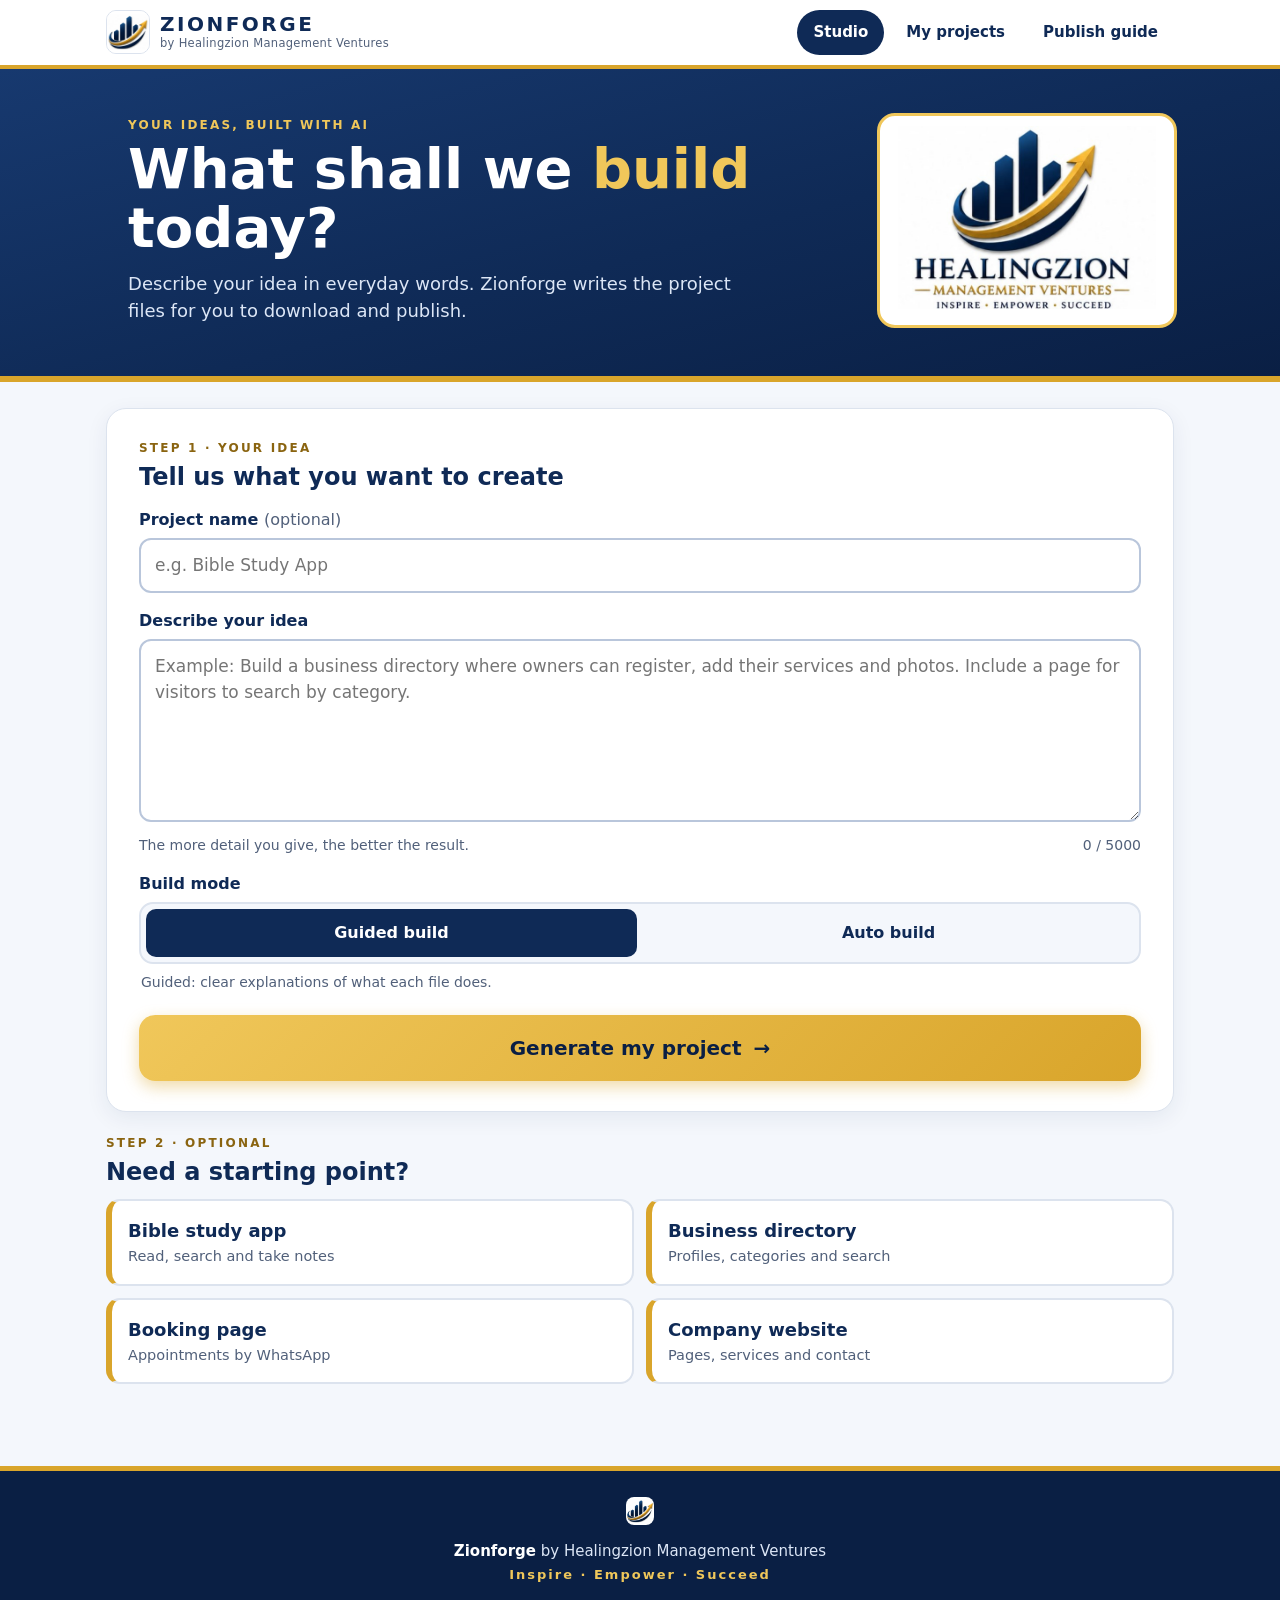
<file: index.html>
<!doctype html>
<html lang="en">
<head>
  <meta charset="UTF-8" />
  <meta name="viewport" content="width=device-width, initial-scale=1.0" />
  <meta name="theme-color" content="#0F2A56" />
  <meta name="robots" content="noindex, nofollow" />
  <meta name="description" content="Zionforge by Healingzion Management Ventures: describe an idea and get a complete, ready-to-publish web project." />
  <title>Zionforge | Healingzion Management Ventures</title>
  <link rel="icon" href="favicon.png" type="image/png" />
  <link rel="stylesheet" href="styles.css" />
</head>
<body>
  <header class="top">
    <div class="top-inner">
      <a class="brand" href="#studio" data-view="studio" aria-label="Zionforge home">
        <img src="hmv-mark.png" alt="" width="44" height="44" />
        <span class="brand-text"><strong>ZIONFORGE</strong><small>by Healingzion Management Ventures</small></span>
      </a>
      <nav class="tabs" aria-label="Main">
        <button class="tab active" data-view="studio">Studio</button>
        <button class="tab" data-view="projects">My projects</button>
        <button class="tab" data-view="guides">Publish guide</button>
      </nav>
    </div>
  </header>

  <main>
    <!-- STUDIO -->
    <section class="view active" id="view-studio">
      <div class="hero">
        <div class="hero-text">
          <p class="eyebrow">YOUR IDEAS, BUILT WITH AI</p>
          <h1>What shall we <span>build</span> today?</h1>
          <p class="lead">Describe your idea in everyday words. Zionforge writes the project files for you to download and publish.</p>
        </div>
        <div class="hero-logo"><img src="hmv-logo.jpg" alt="Healingzion Management Ventures. Inspire, Empower, Succeed." width="586" height="426" /></div>
      </div>

      <div class="wrap">
        <div class="card builder">
          <p class="step">STEP 1 · YOUR IDEA</p>
          <h2>Tell us what you want to create</h2>

          <label for="projectName">Project name <em>(optional)</em></label>
          <input id="projectName" type="text" maxlength="70" placeholder="e.g. Bible Study App" autocomplete="off" />

          <label for="prompt">Describe your idea</label>
          <textarea id="prompt" rows="6" maxlength="5000" placeholder="Example: Build a business directory where owners can register, add their services and photos. Include a page for visitors to search by category."></textarea>
          <div class="count-row"><span>The more detail you give, the better the result.</span><span id="charCount">0 / 5000</span></div>

          <p class="label-like">Build mode</p>
          <div class="seg" role="group" aria-label="Build mode">
            <button class="mode active" data-mode="guided" aria-pressed="true">Guided build</button>
            <button class="mode" data-mode="auto" aria-pressed="false">Auto build</button>
          </div>
          <p class="mode-help" id="modeHelp">Guided: clear explanations of what each file does.</p>

          <button class="go" id="generateBtn" type="button"><span class="go-label">Generate my project</span><span class="go-arrow" aria-hidden="true">→</span></button>
          <div class="notice hidden" id="notice" role="status" aria-live="polite"></div>
        </div>

        <div class="head-row"><div><p class="step">STEP 2 · OPTIONAL</p><h2>Need a starting point?</h2></div></div>
        <div class="ideas">
          <button class="idea" data-name="Bible Study App" data-idea="Build a Bible study app where I can read a chapter, switch between a few translations that are free to use (such as KJV and WEB), search for any word in the Bible, bookmark verses and write personal notes. Make it fast and easy to use on a phone.">
            <b>Bible study app</b><small>Read, search and take notes</small>
          </button>
          <button class="idea" data-name="Business Directory" data-idea="Create a business directory website with business profiles, categories, search, contact buttons for phone and WhatsApp, and a simple page for owners to request a listing.">
            <b>Business directory</b><small>Profiles, categories and search</small>
          </button>
          <button class="idea" data-name="Booking Page" data-idea="Create a booking page for a spa. Customers see treatments and prices, choose a date and time, and send their details to the owner on WhatsApp. Make it mobile friendly.">
            <b>Booking page</b><small>Appointments by WhatsApp</small>
          </button>
          <button class="idea" data-name="Company Website" data-idea="Create a professional company website with a home page, about, services, testimonials and a contact section. Mobile friendly, fast, and easy to edit.">
            <b>Company website</b><small>Pages, services and contact</small>
          </button>
        </div>

        <div class="card result hidden" id="result" aria-live="polite">
          <div class="result-head">
            <div><p class="step" id="resultTag">YOUR PROJECT</p><h2 id="resultName">Project</h2></div>
            <span class="pill" id="resultPill">Ready</span>
          </div>
          <div id="resultBody"></div>
        </div>
      </div>
    </section>

    <!-- PROJECTS -->
    <section class="view" id="view-projects">
      <div class="page-head"><p class="eyebrow">YOUR WORK</p><h1>My projects</h1><p class="lead">Saved in this browser only. Download the zip to keep a permanent copy.</p></div>
      <div class="wrap"><div id="projectList"></div></div>
    </section>

    <!-- GUIDES -->
    <section class="view" id="view-guides">
      <div class="page-head"><p class="eyebrow">GO LIVE</p><h1>Publish your project</h1><p class="lead">From the downloaded zip to a live website, in three steps.</p></div>
      <div class="wrap">
        <div class="card guide">
          <h2>1. Put the files on GitHub</h2>
          <ol>
            <li>Unzip the download on your phone or computer.</li>
            <li>In GitHub, tap <b>New repository</b>. Give it a clear name and choose <b>Private</b> if you prefer.</li>
            <li>Tap <b>Add file</b>, then <b>Upload files</b>, choose the project files and tap <b>Commit changes</b>.</li>
          </ol>
          <p class="tip">Never upload passwords or API keys to GitHub.</p>
        </div>
        <div class="card guide">
          <h2>2. Publish with Cloudflare Pages</h2>
          <ol>
            <li>Cloudflare: <b>Workers &amp; Pages</b>, then <b>Create application</b>.</li>
            <li>Choose the <b>Pages</b> option (the small link at the bottom), then <b>Import an existing Git repository</b>.</li>
            <li>Select your repository and branch <b>main</b>.</li>
            <li>Framework preset: <b>None</b>. Build command: <b>empty</b>. Output directory: <b>/</b>. Tap <b>Save and Deploy</b>.</li>
          </ol>
          <p class="tip">Choose Pages, not Workers. A project with a <code>functions</code> folder will fail as a Worker.</p>
        </div>
        <div class="card guide">
          <h2>3. Check it on your phone</h2>
          <ol>
            <li>Open the new <b>.pages.dev</b> address.</li>
            <li>Test every button, form and page.</li>
            <li>To use your own address, open the project, tap <b>Custom domains</b> and add it.</li>
          </ol>
        </div>
      </div>
    </section>
  </main>

  <footer class="foot">
    <img src="hmv-mark.png" alt="" width="28" height="28" />
    <p><b>Zionforge</b> by Healingzion Management Ventures</p>
    <p class="tagline">Inspire · Empower · Succeed</p>
  </footer>

  <div class="toast" id="toast" role="status" aria-live="polite"></div>
  <script src="app.js"></script>
</body>
</html>
</file>
<file: styles.css>
:root{
  --navy:#0F2A56; --navy-deep:#0A1F44; --navy-soft:#17396F;
  --gold:#D9A52B; --gold-light:#F0C75A; --gold-ink:#8A6410;
  --ink:#10213F; --muted:#51607A; --line:#DCE3EE; --paper:#F4F7FC; --white:#fff;
  --ok:#1C7A4D; --bad:#B3261E;
}
*{box-sizing:border-box}
html{-webkit-text-size-adjust:100%}
body{margin:0;background:var(--paper);color:var(--ink);font-family:Inter,system-ui,-apple-system,"Segoe UI",Roboto,Arial,sans-serif;font-size:17px;line-height:1.5}
img{max-width:100%;height:auto}
.hidden{display:none!important}
button{font:inherit;cursor:pointer}
:focus-visible{outline:3px solid var(--gold);outline-offset:2px}

/* header */
.top{background:#fff;border-bottom:4px solid var(--gold);position:sticky;top:0;z-index:20}
.top-inner{max-width:1100px;margin:0 auto;padding:10px 16px;display:flex;align-items:center;justify-content:space-between;gap:12px;flex-wrap:wrap}
.brand{display:flex;align-items:center;gap:10px;text-decoration:none;color:var(--navy)}
.brand img{border-radius:10px;border:1px solid var(--line);background:#fff}
.brand-text strong{display:block;font-size:20px;letter-spacing:2.5px;line-height:1.1;color:var(--navy)}
.brand-text small{display:block;font-size:11.5px;color:var(--muted);letter-spacing:.3px}
.tabs{display:flex;gap:6px;overflow-x:auto;max-width:100%}
.tab{border:2px solid transparent;background:transparent;color:var(--navy);font-weight:700;font-size:15px;padding:9px 14px;border-radius:999px;white-space:nowrap}
.tab:hover{background:var(--paper)}
.tab.active{background:var(--navy);color:#fff}

/* views */
.view{display:none}
.view.active{display:block}
.wrap{max-width:1100px;margin:0 auto;padding:0 16px 56px}
.eyebrow,.step{margin:0 0 6px;font-size:12px;font-weight:800;letter-spacing:2.2px;color:var(--gold-ink)}

/* hero */
.hero{background:linear-gradient(165deg,var(--navy-soft) 0%,var(--navy) 55%,var(--navy-deep) 100%);color:#fff;border-bottom:6px solid var(--gold)}
.hero{display:grid;grid-template-columns:1fr;gap:20px;padding:30px 16px 34px;margin-bottom:26px}
.hero-text,.hero-logo{max-width:1100px;width:100%;margin:0 auto}
.hero .eyebrow{color:var(--gold-light)}
.hero h1{margin:0 0 12px;font-size:clamp(34px,8.5vw,56px);line-height:1.05;font-weight:800}
.hero h1 span{color:var(--gold-light)}
.lead{margin:0;font-size:18px;color:#DCE6F6;max-width:620px}
.page-head .lead{color:var(--muted)}
.hero-logo{display:flex;justify-content:flex-start}
.hero-logo img{background:#fff;border-radius:18px;padding:10px 18px;width:min(300px,78%);mix-blend-mode:normal;border:3px solid var(--gold-light)}
.page-head{max-width:1100px;margin:0 auto;padding:30px 16px 18px}
.page-head h1{margin:0 0 8px;font-size:clamp(30px,7vw,44px);color:var(--navy);line-height:1.1}

/* cards */
.card{background:#fff;border:1px solid var(--line);border-radius:20px;padding:22px 18px;margin-bottom:22px;box-shadow:0 6px 22px rgba(15,42,86,.07)}
.card h2,.head-row h2{margin:0 0 14px;font-size:24px;line-height:1.2;color:var(--navy)}
.head-row{margin:6px 0 12px}
.head-row h2{margin-bottom:0}

/* form */
label,.label-like{display:block;margin:16px 0 6px;font-weight:800;font-size:16px;color:var(--navy)}
label em{font-weight:500;color:var(--muted);font-style:normal}
input[type=text],textarea{width:100%;font:inherit;font-size:17px;color:var(--ink);background:#fff;border:2px solid #B9C6DB;border-radius:12px;padding:13px 14px}
textarea{min-height:150px;resize:vertical;line-height:1.5}
input:focus,textarea:focus{border-color:var(--navy);outline:3px solid rgba(217,165,43,.55);outline-offset:0}
.count-row span:last-child{white-space:nowrap}
.count-row{display:flex;justify-content:space-between;gap:10px;margin-top:6px;font-size:14px;color:var(--muted)}
.seg{display:grid;grid-template-columns:1fr 1fr;gap:6px;background:var(--paper);border:2px solid var(--line);border-radius:14px;padding:5px}
.mode{border:0;background:transparent;color:var(--navy);font-weight:700;padding:12px 8px;border-radius:10px;font-size:16px}
.mode.active{background:var(--navy);color:#fff}
.mode-help{margin:8px 2px 0;font-size:14px;color:var(--muted)}
.go{margin-top:22px;width:100%;display:flex;align-items:center;justify-content:center;gap:12px;border:0;border-radius:16px;padding:18px 16px;font-size:20px;font-weight:800;color:var(--navy-deep);background:linear-gradient(135deg,var(--gold-light),var(--gold));box-shadow:0 6px 16px rgba(217,165,43,.4)}
.go:hover{filter:brightness(1.04)}
.go[disabled]{opacity:.75;cursor:progress}
.go.busy .go-arrow{display:none}
.go.busy .go-label::after{content:"";display:inline-block;width:16px;height:16px;margin-left:12px;vertical-align:-2px;border:3px solid rgba(10,31,68,.3);border-top-color:var(--navy-deep);border-radius:50%;animation:spin .8s linear infinite}
@keyframes spin{to{transform:rotate(360deg)}}
.notice{margin-top:16px;padding:14px 16px;border-radius:12px;font-size:16px;border:2px solid var(--gold);background:#FFF8E6;color:#5A4208}
.notice.err{border-color:var(--bad);background:#FDECEA;color:#7A1912}
.notice.ok{border-color:var(--ok);background:#E8F6EE;color:#13573A}

/* ideas */
.ideas{display:grid;grid-template-columns:1fr;gap:12px;margin-bottom:26px}
.idea{text-align:left;background:#fff;border:2px solid var(--line);border-left:6px solid var(--gold);border-radius:14px;padding:16px;color:var(--navy)}
.idea:hover{border-color:var(--navy);border-left-color:var(--gold)}
.idea b{display:block;font-size:18px}
.idea small{display:block;margin-top:2px;font-size:14.5px;color:var(--muted)}

/* result */
.result-head{display:flex;align-items:flex-start;justify-content:space-between;gap:12px;margin-bottom:6px}
.result-head h2{margin-bottom:6px;overflow-wrap:anywhere}
.pill{flex:none;padding:6px 12px;border-radius:999px;background:#E8F6EE;color:var(--ok);font-weight:800;font-size:13px;border:1px solid #BFE3CE}
.pill.demo{background:#FFF1D1;color:#7A5200;border-color:#EBCB86}
.result h3{margin:22px 0 8px;font-size:19px;color:var(--navy)}
.result p{margin:0 0 10px}
.result ul,.result ol{margin:0 0 6px;padding-left:22px}
.result li{margin:5px 0}
.actions{display:grid;grid-template-columns:1fr;gap:10px;margin:14px 0 6px}
.btn{border:2px solid var(--navy);background:#fff;color:var(--navy);font-weight:800;padding:13px 14px;border-radius:12px;font-size:16px}
.btn:hover{background:var(--paper)}
.btn.primary{background:var(--navy);color:#fff}
.btn.primary:hover{background:var(--navy-soft)}
.btn.danger{border-color:var(--bad);color:var(--bad)}
.btn.small{padding:8px 12px;font-size:14px;border-radius:10px}
details.file{border:2px solid var(--line);border-radius:12px;margin:8px 0;background:#fff;overflow:hidden}
details.file summary{list-style:none;cursor:pointer;padding:13px 14px;font-weight:700;color:var(--navy);display:flex;justify-content:space-between;gap:10px;align-items:center;overflow-wrap:anywhere}
details.file summary::-webkit-details-marker{display:none}
details.file summary small{flex:none;color:var(--muted);font-weight:500}
details.file[open] summary{background:var(--paper);border-bottom:2px solid var(--line)}
.filebar{display:flex;justify-content:flex-end;padding:8px 10px 0}
pre.code{margin:0;padding:12px 14px 16px;overflow:auto;max-height:420px;background:#0A1F44;color:#EAF1FF;font:13px/1.55 ui-monospace,SFMono-Regular,Menlo,Consolas,monospace;tab-size:2;white-space:pre}
.preview-box{margin-top:12px;border:3px solid var(--gold);border-radius:14px;overflow:hidden;background:#fff}
.preview-bar{display:flex;justify-content:space-between;align-items:center;padding:8px 12px;background:var(--navy);color:#fff;font-weight:700;font-size:14px}
.preview-bar .btn{border-color:#fff;background:transparent;color:#fff}
.preview-box iframe{width:100%;height:520px;border:0;background:#fff;display:block}
.demo-note{background:#FFF8E6;border:2px solid var(--gold);border-radius:12px;padding:14px;margin:0 0 6px;color:#5A4208}

/* projects */
.proj{display:flex;flex-direction:column;gap:12px;background:#fff;border:1px solid var(--line);border-left:6px solid var(--gold);border-radius:16px;padding:16px;margin-bottom:12px}
.proj b{font-size:18px;color:var(--navy);overflow-wrap:anywhere}
.proj small{color:var(--muted)}
.proj-actions{display:flex;gap:8px;flex-wrap:wrap}
.empty{background:#fff;border:2px dashed #B9C6DB;border-radius:16px;padding:26px 18px;text-align:center;color:var(--muted)}

/* guides */
.guide ol{margin:0;padding-left:22px}
.guide li{margin:9px 0}
.tip{margin:14px 0 0;padding:12px 14px;background:#FFF8E6;border-left:5px solid var(--gold);border-radius:8px;font-size:15.5px;color:#5A4208}
code{background:#EEF2F9;border-radius:6px;padding:1px 6px;font-size:.92em}

/* footer + toast */
.foot{background:var(--navy-deep);color:#DCE6F6;text-align:center;padding:26px 16px;border-top:5px solid var(--gold)}
.foot img{border-radius:8px;background:#fff;margin-bottom:6px}
.foot p{margin:2px 0;font-size:15px}
.foot b{color:#fff}
.tagline{color:var(--gold-light);letter-spacing:2px;font-weight:700;font-size:13px!important}
.toast{position:fixed;left:50%;bottom:22px;transform:translate(-50%,30px);background:var(--navy-deep);color:#fff;padding:13px 18px;border-radius:12px;font-weight:700;font-size:15px;opacity:0;pointer-events:none;transition:.25s;max-width:90vw;z-index:50;border:2px solid var(--gold)}
.toast.show{opacity:1;transform:translate(-50%,0)}

@media (min-width:760px){
  body{font-size:18px}
  .hero{grid-template-columns:1.3fr .8fr;align-items:center;padding:44px 24px 48px;gap:30px}
  .hero-text{margin:0 0 0 auto;max-width:640px}
  .hero-logo{margin:0 auto 0 0;justify-content:center}
  .hero-logo img{width:300px}
  .card{padding:30px 32px}
  .ideas{grid-template-columns:1fr 1fr}
  .actions{grid-template-columns:1fr 1fr}
  .proj{flex-direction:row;align-items:center;justify-content:space-between}
}
@media (prefers-reduced-motion:reduce){*{animation:none!important;transition:none!important}}
</file>
